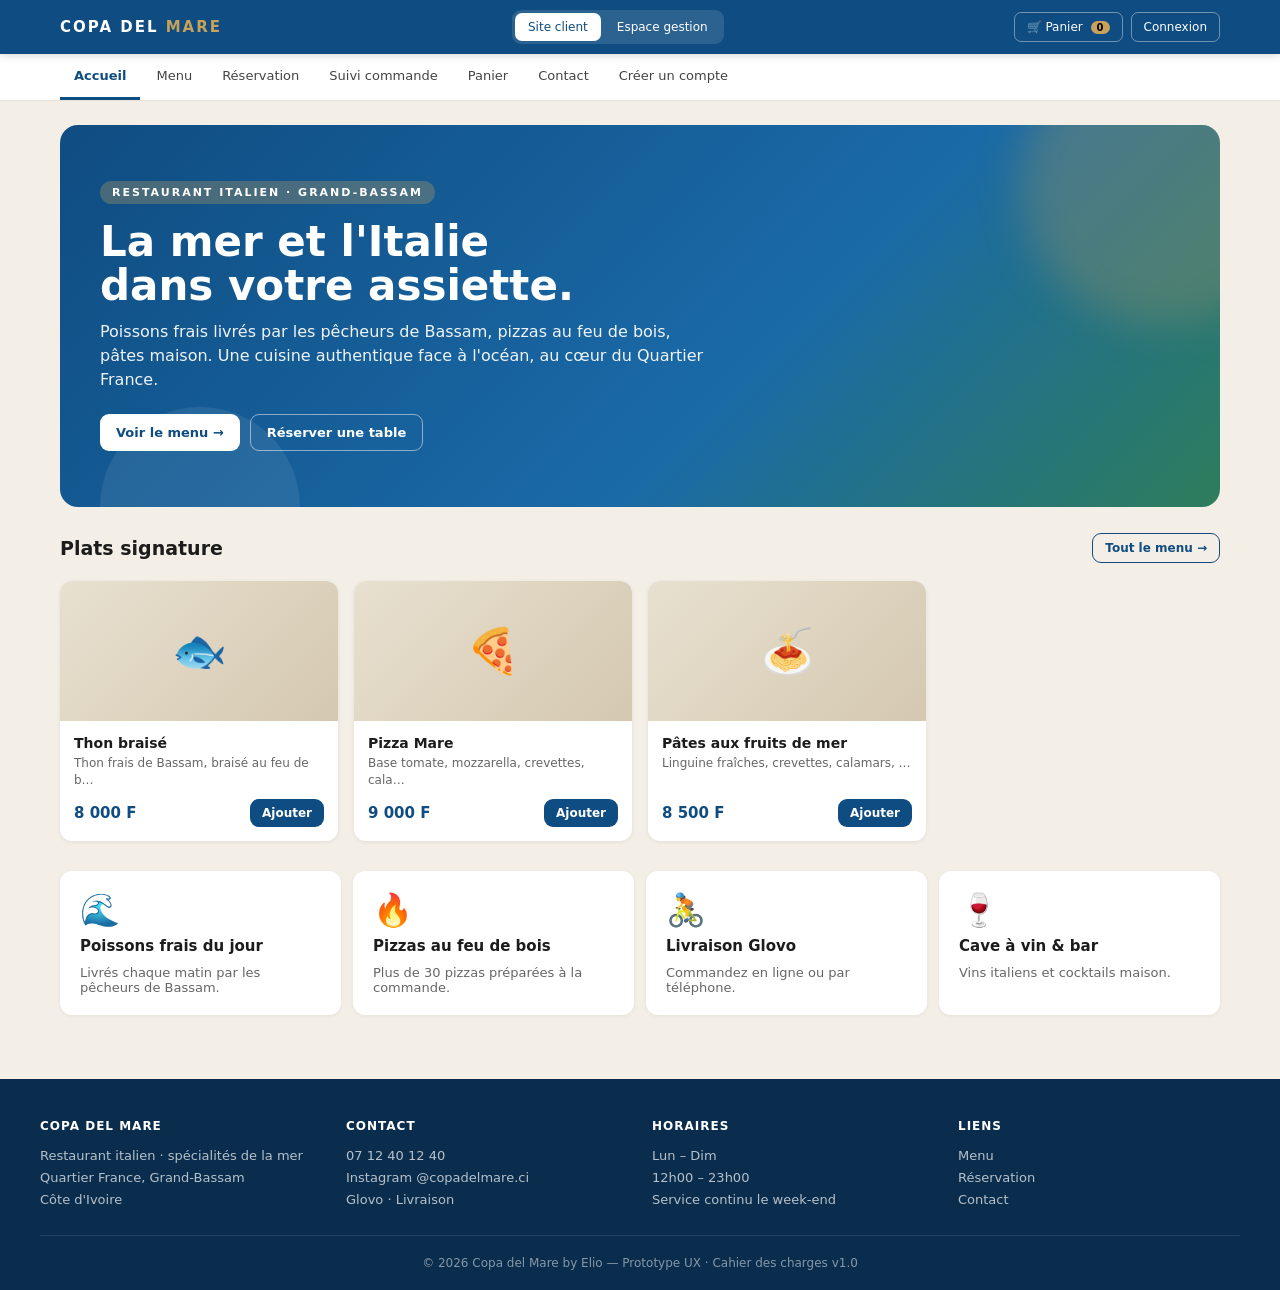
<file: Frontend/index.html>
<!DOCTYPE html>
<html lang="fr">
<head>
  <meta charset="utf-8">
  <meta name="viewport" content="width=device-width,initial-scale=1">
  <title>Copa del Mare — Site client & solution de gestion</title>
  <link rel="stylesheet" href="css/style.css">
</head>
<body class="mode-public">

<!-- TOP BAR -->
<div class="topbar">
  <div class="topbar-inner">
    <div class="logo" data-page="accueil">COPA DEL <span>MARE</span></div>
    <div class="mode-switch">
      <button class="on" data-mode="public">Site client</button>
      <button data-mode="admin">Espace gestion</button>
    </div>
    <div class="top-actions">
      <button data-page="panier">🛒 Panier <span id="cartCount" class="cart-count">0</span></button>
      <button data-page="connexion" id="btnAuth">Connexion</button>
    </div>
  </div>
</div>

<!-- PUBLIC SUBNAV -->
<div class="subnav subnav-public">
  <div class="subnav-inner">
    <button class="on" data-page="accueil">Accueil</button>
    <button data-page="menu">Menu</button>
    <button data-page="reservation">Réservation</button>
    <button data-page="suivi">Suivi commande</button>
    <button data-page="panier">Panier</button>
    <button data-page="contact">Contact</button>
    <button data-page="inscription">Créer un compte</button>
  </div>
</div>

<!-- ADMIN SUBNAV -->
<div class="subnav subnav-admin">
  <div class="subnav-inner">
    <button class="on" data-page="salle">Plan de salle</button>
    <button data-page="commande">Prise de commande</button>
    <button data-page="cuisine">Cuisine</button>
    <button data-page="caisse">Caisse</button>
    <button data-page="stock">Stocks</button>
    <button data-page="dash">Tableau de bord</button>
  </div>
</div>

<main>

<!-- ============ ACCUEIL ============ -->
<section id="accueil" class="view on">
  <div class="hero">
    <div class="hero-content">
      <div class="tagline">RESTAURANT ITALIEN · GRAND-BASSAM</div>
      <h1>La mer et l'Italie<br>dans votre assiette.</h1>
      <p>Poissons frais livrés par les pêcheurs de Bassam, pizzas au feu de bois, pâtes maison. Une cuisine authentique face à l'océan, au cœur du Quartier France.</p>
      <div class="hero-actions">
        <button class="btn" data-page="menu">Voir le menu →</button>
        <button class="btn ghost" data-page="reservation">Réserver une table</button>
      </div>
    </div>
  </div>

  <div class="section-head">
    <h2>Plats signature</h2>
    <button class="btn ghost sm" data-page="menu">Tout le menu →</button>
  </div>
  <div class="prod-grid" id="signatureGrid"></div>

  <div class="cards" style="margin-top:30px;grid-template-columns:repeat(auto-fill,minmax(240px,1fr))">
    <div class="card"><div style="font-size:32px;margin-bottom:8px">🌊</div><h3>Poissons frais du jour</h3>
      <p style="font-size:13px;color:var(--gris);margin:0">Livrés chaque matin par les pêcheurs de Bassam.</p></div>
    <div class="card"><div style="font-size:32px;margin-bottom:8px">🔥</div><h3>Pizzas au feu de bois</h3>
      <p style="font-size:13px;color:var(--gris);margin:0">Plus de 30 pizzas préparées à la commande.</p></div>
    <div class="card"><div style="font-size:32px;margin-bottom:8px">🚴</div><h3>Livraison Glovo</h3>
      <p style="font-size:13px;color:var(--gris);margin:0">Commandez en ligne ou par téléphone.</p></div>
    <div class="card"><div style="font-size:32px;margin-bottom:8px">🍷</div><h3>Cave à vin & bar</h3>
      <p style="font-size:13px;color:var(--gris);margin:0">Vins italiens et cocktails maison.</p></div>
  </div>
</section>

<!-- ============ MENU ============ -->
<section id="menu" class="view">
  <h1>Notre carte</h1>
  <p class="muted">Poissons frais, pâtes, pizzas et spécialités italiennes.</p>
  <div class="filters" id="categoryFilters"></div>
  <div class="prod-grid" id="menuGrid"></div>
</section>

<!-- ============ PRODUIT ============ -->
<section id="produit" class="view">
  <button class="btn ghost sm" data-page="menu" style="margin-bottom:16px">← Retour au menu</button>
  <div class="cart-layout">
    <div class="card" style="padding:0;overflow:hidden">
      <div class="product-hero" id="pImg">🐟</div>
    </div>
    <div class="card">
      <span class="tag" id="pCat">Poissons</span>
      <h1 style="margin:10px 0 6px;font-size:24px" id="pName">Thon braisé</h1>
      <div class="price-lg" id="pPrice">8 000 F</div>
      <p class="muted" id="pDesc"></p>
      <hr class="sep">
      <div class="form-group"><label>Cuisson</label>
        <select id="pCook"><option>Braisé</option><option>Frit</option><option>Grillé</option><option>À la vapeur</option></select>
      </div>
      <div class="form-group"><label>Note (allergies, préférences)</label>
        <input type="text" id="pNote" placeholder="Ex : sans piment"></div>
      <div class="qty-row">
        <div class="qty"><button id="qMinus">−</button><span id="pQty">1</span><button id="qPlus">+</button></div>
        <span class="price-lg" id="pTotal">8 000 F</span>
      </div>
      <button class="btn vert block" id="btnAddToCart">Ajouter au panier</button>
    </div>
  </div>
</section>

<!-- ============ PANIER ============ -->
<section id="panier" class="view">
  <h1>Mon panier</h1>
  <div class="cart-layout">
    <div class="card" id="cartItems"></div>
    <div>
      <div class="card">
        <h3 style="margin-bottom:12px">Récapitulatif</h3>
        <div class="totals-row"><span>Sous-total</span><span id="cartSubtotal">0 F</span></div>
        <div class="totals-row"><span>Livraison</span><span id="cartDelivery">1 500 F</span></div>
        <div class="totals-row"><span>Remise fidélité</span><span style="color:var(--vert)" id="cartDiscount">−0 F</span></div>
        <div class="totals-row big"><span>Total</span><span id="cartTotal">0 F</span></div>
        <button class="btn vert block" style="margin-top:16px" data-page="checkout">Passer commande →</button>
        <button class="btn ghost block" style="margin-top:8px" data-page="menu">Continuer mes achats</button>
      </div>
      <div class="card" style="margin-top:14px;background:#faf7f1">
        <p style="font-size:12px;color:var(--gris);margin:0">💡 Commandez par téléphone au <b>07 12 40 12 40</b> ou via Glovo.</p>
      </div>
    </div>
  </div>
</section>

<!-- ============ CHECKOUT ============ -->
<section id="checkout" class="view">
  <h1>Finaliser ma commande</h1>
  <div class="cart-layout">
    <div>
      <div class="card" style="margin-bottom:16px">
        <h3>Mode de réception</h3>
        <div class="filters" style="margin-bottom:0">
          <button class="on">🚴 Livraison</button><button>🛍️ Retrait</button><button>🍽️ Sur place</button>
        </div>
      </div>
      <div class="card">
        <h3>Coordonnées</h3>
        <div class="form-row">
          <div class="form-group"><label>Nom</label><input type="text" placeholder="Kadio"></div>
          <div class="form-group"><label>Prénom</label><input type="text" placeholder="Elio"></div>
        </div>
        <div class="form-group"><label>Téléphone</label><input type="tel" placeholder="07 12 40 12 40"></div>
        <div class="form-group"><label>Adresse de livraison</label><textarea placeholder="Quartier France, Grand-Bassam…"></textarea></div>
        <div class="form-group"><label>Instructions (facultatif)</label><input type="text" placeholder="Immeuble bleu, 2e étage…"></div>
      </div>
    </div>
    <div class="card">
      <h3>Paiement</h3>
      <div class="filters" style="margin-bottom:12px">
        <button class="on">Wave</button><button>Orange Money</button><button>MTN</button><button>Carte</button><button>Espèces</button>
      </div>
      <div class="totals-row"><span>Sous-total</span><span id="coSubtotal">0 F</span></div>
      <div class="totals-row"><span>Livraison</span><span>1 500 F</span></div>
      <div class="totals-row big"><span>Total</span><span id="coTotal">0 F</span></div>
      <button class="btn vert block" style="margin-top:16px" id="btnConfirmOrder">Confirmer la commande</button>
    </div>
  </div>
</section>

<!-- ============ SUIVI ============ -->
<section id="suivi" class="view">
  <h1>Suivi de commande</h1>
  <div class="card" style="max-width:640px">
    <div class="form-row">
      <div class="form-group"><label>Numéro de commande</label><input type="text" value="CMD-2026-0148"></div>
      <div style="display:flex;align-items:flex-end;padding-bottom:14px"><button class="btn block">Rechercher</button></div>
    </div>
    <hr class="sep">
    <div style="display:flex;justify-content:space-between;margin-bottom:6px"><b>Commande CMD-2026-0148</b><span class="tag res">En cours</span></div>
    <p class="muted">Passée le 14/10/2026 à 20:14 · Livraison · 26 000 F</p>
    <div class="timeline">
      <div class="tl-step done"><h4>Commande reçue</h4><p>20:14 · Validée par le restaurant</p></div>
      <div class="tl-step done"><h4>En préparation</h4><p>20:16 · Le chef a démarré la préparation</p></div>
      <div class="tl-step active"><h4>Prête</h4><p>20:32 · En attente du livreur</p></div>
      <div class="tl-step"><h4>En livraison</h4><p>Le livreur est en route</p></div>
      <div class="tl-step"><h4>Livrée</h4><p>À venir</p></div>
    </div>
  </div>
</section>

<!-- ============ RÉSERVATION ============ -->
<section id="reservation" class="view">
  <h1>Réserver une table</h1>
  <div class="cart-layout">
    <div class="card">
      <div class="form-row">
        <div class="form-group"><label>Nom</label><input type="text" placeholder="Votre nom"></div>
        <div class="form-group"><label>Téléphone</label><input type="tel" placeholder="07 12 40 12 40"></div>
      </div>
      <div class="form-row">
        <div class="form-group"><label>Date</label><input type="date"></div>
        <div class="form-group"><label>Heure</label><input type="time" value="20:30"></div>
      </div>
      <div class="form-row">
        <div class="form-group"><label>Couverts</label><select><option>2 personnes</option><option>3 personnes</option><option>4 personnes</option><option>5 personnes</option><option>6 personnes</option><option>+ de 6</option></select></div>
        <div class="form-group"><label>Espace</label><select><option>Salle</option><option>Terrasse</option><option>Bar</option><option>Cave à vin</option></select></div>
      </div>
      <div class="form-group"><label>Occasion (facultatif)</label><select><option>Aucune</option><option>Anniversaire</option><option>Dîner romantique</option><option>Repas d'affaires</option></select></div>
      <div class="form-group"><label>Demande spéciale</label><textarea placeholder="Allergies, préférences…"></textarea></div>
      <div class="checkbox-row"><input type="checkbox" id="acompte"><label for="acompte">Verser un acompte de 5 000 F par Wave pour garantir ma réservation.</label></div>
      <button class="btn vert block" id="btnResa">Confirmer la réservation</button>
    </div>
    <div>
      <div class="card" style="margin-bottom:14px"><h3>📍 Nous trouver</h3>
        <p class="muted">Quartier France, Grand-Bassam<br>Côte d'Ivoire<br><br><b>Tél :</b> 07 12 40 12 40</p></div>
      <div class="card" style="margin-bottom:14px"><h3>🕐 Horaires</h3>
        <p class="muted">Lun – Dim : 12h – 23h<br>Service continu le week-end</p></div>
      <div class="card"><h3>💡 Bon à savoir</h3>
        <p class="muted">Pour les groupes de +8 personnes, appelez-nous. La cave à vin est privatisable sur demande.</p></div>
    </div>
  </div>
</section>

<!-- ============ CONTACT ============ -->
<section id="contact" class="view">
  <h1>Nous contacter</h1>
  <div class="cart-layout">
    <div class="card">
      <div class="form-group"><label>Nom</label><input type="text"></div>
      <div class="form-group"><label>Email</label><input type="email"></div>
      <div class="form-group"><label>Sujet</label><select><option>Renseignement</option><option>Réclamation</option><option>Événement privé</option><option>Partenariat</option></select></div>
      <div class="form-group"><label>Message</label><textarea></textarea></div>
      <button class="btn block" id="btnContact">Envoyer</button>
    </div>
    <div>
      <div class="card" style="margin-bottom:14px"><h3>Adresse</h3>
        <p class="muted">Quartier France<br>Grand-Bassam, Côte d'Ivoire<br>Code Plus : 57W5+H89</p></div>
      <div class="card" style="margin-bottom:14px"><h3>Suivez-nous</h3>
        <p style="font-size:13px;margin:0"><a href="#">Instagram @copadelmare.ci</a></p>
        <p style="font-size:13px;margin:6px 0 0"><a href="#">Glovo · Commander en ligne</a></p></div>
      <div class="card"><h3>Note Google</h3>
        <p class="muted">⭐ 4,6 / 5 · 89 avis</p></div>
    </div>
  </div>
</section>

<!-- ============ CONNEXION ============ -->
<section id="connexion" class="view">
  <div class="auth-wrap">
    <div class="auth-logo">
      <div class="logo-big">COPA DEL <span>MARE</span></div>
      <p>BY ELIO · GRAND-BASSAM</p>
    </div>
    <h2>Connexion</h2>
    <div class="form-group"><label>Email ou téléphone</label><input type="text" placeholder="elio@copadelmare.ci"></div>
    <div class="form-group"><label>Mot de passe</label><input type="password" placeholder="••••••••"></div>
    <div class="form-flex">
      <label style="display:flex;gap:6px;align-items:center;font-size:12px;color:#555"><input type="checkbox"> Se souvenir de moi</label>
      <a href="#" style="font-size:12px">Mot de passe oublié ?</a>
    </div>
    <button class="btn block" id="btnLogin">Se connecter</button>
    <div class="divider">ou</div>
    <div class="social-row"><button>📱 Wave</button><button>🔵 Google</button></div>
    <div class="auth-alt">Pas encore de compte ? <a href="#" data-page="inscription">Créer un compte</a></div>
  </div>
</section>

<!-- ============ INSCRIPTION ============ -->
<section id="inscription" class="view">
  <div class="auth-wrap">
    <div class="auth-logo">
      <div class="logo-big">COPA DEL <span>MARE</span></div>
      <p>BY ELIO · GRAND-BASSAM</p>
    </div>
    <h2>Créer un compte</h2>
    <div class="form-row">
      <div class="form-group"><label>Prénom</label><input type="text" placeholder="Elio"></div>
      <div class="form-group"><label>Nom</label><input type="text" placeholder="Kadio"></div>
    </div>
    <div class="form-group"><label>Email</label><input type="email" placeholder="vous@exemple.com"></div>
    <div class="form-group"><label>Téléphone</label><input type="tel" placeholder="07 12 40 12 40"></div>
    <div class="form-group"><label>Mot de passe</label><input type="password" placeholder="8 caractères minimum"></div>
    <div class="form-group"><label>Confirmer le mot de passe</label><input type="password"></div>
    <div class="checkbox-row"><input type="checkbox" id="cgu"><label for="cgu">J'accepte les <a href="#">conditions générales</a> et la <a href="#">politique de confidentialité</a>.</label></div>
    <button class="btn vert block" id="btnRegister">Créer mon compte</button>
    <div class="auth-alt">Déjà inscrit ? <a href="#" data-page="connexion">Se connecter</a></div>
  </div>
</section>

<!-- ============ MON COMPTE ============ -->
<section id="compte" class="view">
  <h1>Mon compte</h1>
  <div class="cart-layout">
    <div>
      <div class="card" style="margin-bottom:16px">
        <h3>Profil</h3>
        <p style="font-size:14px;margin:6px 0"><b>Elio Kadio</b></p>
        <p class="muted" style="margin:0">elio@copadelmare.ci · 07 12 40 12 40</p>
        <button class="btn ghost sm" style="margin-top:12px">Modifier</button>
      </div>
      <div class="card">
        <h3>Historique des commandes</h3>
        <table>
          <tr><th>N°</th><th>Date</th><th>Total</th><th>Statut</th></tr>
          <tr><td>CMD-0148</td><td>14/10/26</td><td>26 000 F</td><td><span class="tag res">En cours</span></td></tr>
          <tr><td>CMD-0141</td><td>10/10/26</td><td>18 500 F</td><td><span class="tag libre">Livrée</span></td></tr>
          <tr><td>CMD-0122</td><td>02/10/26</td><td>32 000 F</td><td><span class="tag libre">Livrée</span></td></tr>
        </table>
      </div>
    </div>
    <div>
      <div class="card" style="margin-bottom:14px">
        <h3>Points fidélité</h3>
        <div style="font-size:32px;font-weight:800;color:var(--or)">240 pts</div>
        <p class="muted">Encore 60 points pour une pizza offerte !</p>
      </div>
      <div class="card" style="margin-bottom:14px">
        <h3>Adresses</h3>
        <p style="font-size:13px;margin:0">🏠 Domicile<br><span style="color:var(--gris)">Quartier France, Grand-Bassam</span></p>
        <button class="btn ghost sm" style="margin-top:10px">+ Ajouter</button>
      </div>
      <button class="btn rouge block" id="btnLogout">Se déconnecter</button>
    </div>
  </div>
</section>

<!-- ============ ADMIN : SALLE ============ -->
<section id="salle" class="view">
  <h2>Plan de salle — Service du soir</h2>
  <div class="cards" id="tablesGrid"></div>
  <p style="margin-top:14px">
    <button class="btn">+ Nouvelle commande</button>
    <button class="btn or">+ Réservation</button>
  </p>
</section>

<!-- ============ ADMIN : COMMANDE ============ -->
<section id="commande" class="view">
  <h2>Prise de commande — Table 2</h2>
  <div class="cart-layout">
    <div class="prod-grid" style="grid-template-columns:repeat(auto-fill,minmax(150px,1fr))" id="adminMenuGrid"></div>
    <div class="card">
      <b>Panier</b>
      <div id="adminCartItems"></div>
      <div class="totals-row big"><span>Total TTC</span><span id="adminCartTotal">0 F</span></div>
      <button class="btn vert block" id="btnSendKitchen">Envoyer en cuisine</button>
    </div>
  </div>
</section>

<!-- ============ ADMIN : CUISINE ============ -->
<section id="cuisine" class="view">
  <h2>Écran cuisine (KDS)</h2>
  <div class="kds">
    <div class="ticket"><b>Table 2 · 20:14</b>Thon braisé ×2<br>Pizza Mare ×1<br><small>⏱ 02:41</small><br><button class="btn sm" style="margin-top:8px">Démarrer</button></div>
    <div class="ticket" style="border-left-color:var(--vert)"><b>Table 5 · 20:09</b>Pâtes fruits de mer ×1<br><small>⏱ 07:12 · en cours</small><br><button class="btn vert sm" style="margin-top:8px">Prêt</button></div>
    <div class="ticket" style="border-left-color:var(--bleu)"><b>Glovo · 20:05</b>Poisson frit ×2<br><small>Prêt depuis 1 min</small><br><button class="btn or sm" style="margin-top:8px">Notifier serveur</button></div>
  </div>
</section>

<!-- ============ ADMIN : CAISSE ============ -->
<section id="caisse" class="view">
  <h2>Caisse — Table 2</h2>
  <div class="cart-layout">
    <div class="card">
      <div class="totals-row"><span>Thon braisé ×2</span><span>16 000 F</span></div>
      <div class="totals-row"><span>Pizza Mare ×1</span><span>9 000 F</span></div>
      <div class="totals-row"><span>Remise fidélité</span><span style="color:var(--vert)">−500 F</span></div>
      <div class="totals-row big"><span>Total à payer</span><span>24 500 F</span></div>
    </div>
    <div class="card">
      <b>Moyen de paiement</b>
      <p><button class="btn block">Espèces</button></p>
      <p><button class="btn block">Carte bancaire</button></p>
      <p><button class="btn or block">Wave</button></p>
      <p><button class="btn block">Orange / MTN Money</button></p>
      <p><button class="btn block">Crédit entreprise</button></p>
      <p><button class="btn vert block">Encaisser 24 500 F</button></p>
    </div>
  </div>
</section>

<!-- ============ ADMIN : STOCKS ============ -->
<section id="stock" class="view">
  <h2>Stocks & approvisionnements</h2>
  <table>
    <tr><th>Ingrédient</th><th>Stock</th><th>Seuil</th><th>Statut</th></tr>
    <tr><td>Thon frais</td><td>12 kg</td><td>8 kg</td><td><span class="tag libre">OK</span></td></tr>
    <tr><td>Mozzarella</td><td>3 kg</td><td>5 kg</td><td><span class="tag occ">Alerte</span></td></tr>
    <tr><td>Farine (pizza)</td><td>40 kg</td><td>15 kg</td><td><span class="tag libre">OK</span></td></tr>
    <tr><td>Vin blanc (cave)</td><td>6 bouteilles</td><td>10</td><td><span class="tag res">À commander</span></td></tr>
  </table>
  <p style="margin-top:14px">
    <button class="btn">Inventaire</button>
    <button class="btn or">Bon de commande</button>
    <button class="btn vert">Arrivage poisson</button>
  </p>
</section>

<!-- ============ ADMIN : DASHBOARD ============ -->
<section id="dash" class="view">
  <h2>Tableau de bord — Gérant</h2>
  <div class="cards">
    <div class="stat-card"><div class="t">CA du jour</div><div class="big">412 000 F</div></div>
    <div class="stat-card"><div class="t">Ticket moyen</div><div class="big">12 480 F</div></div>
    <div class="stat-card"><div class="t">Couverts</div><div class="big">33</div></div>
    <div class="stat-card"><div class="t">Commandes Glovo</div><div class="big">11</div></div>
  </div>
  <table style="margin-top:14px">
    <tr><th>Plat</th><th>Vendus</th><th>Marge</th></tr>
    <tr><td>Thon braisé</td><td>14</td><td>62 %</td></tr>
    <tr><td>Pizza Mare</td><td>11</td><td>71 %</td></tr>
    <tr><td>Pâtes fruits de mer</td><td>8</td><td>58 %</td></tr>
  </table>
  <p style="margin-top:14px">
    <button class="btn">Exporter PDF</button>
    <button class="btn vert">Exporter Excel</button>
  </p>
</section>

</main>

<!-- FOOTER -->
<footer>
  <div class="footer-inner">
    <div class="footer-col"><h4>Copa del Mare</h4>
      <p>Restaurant italien · spécialités de la mer<br>Quartier France, Grand-Bassam<br>Côte d'Ivoire</p></div>
    <div class="footer-col"><h4>Contact</h4>
      <p><a href="tel:+2250712401240">07 12 40 12 40</a><br><a href="#">Instagram @copadelmare.ci</a><br><a href="#">Glovo · Livraison</a></p></div>
    <div class="footer-col"><h4>Horaires</h4>
      <p>Lun – Dim<br>12h00 – 23h00<br>Service continu le week-end</p></div>
    <div class="footer-col"><h4>Liens</h4>
      <p><a href="#" data-page="menu">Menu</a><br><a href="#" data-page="reservation">Réservation</a><br><a href="#" data-page="contact">Contact</a></p></div>
  </div>
  <div class="footer-bottom">© 2026 Copa del Mare by Elio — Prototype UX · Cahier des charges v1.0</div>
</footer>

<div class="toast" id="toast"></div>

<script src="js/data.js"></script>
<script src="js/app.js"></script>
</body>
</html>
</file>
<file: Frontend/css/style.css>
/* ============================================================
   COPA DEL MARE — Feuille de style principale
   ============================================================ */

:root{
  --bleu:#0F4C81; --sable:#F4EFE6; --vert:#2E7D5B; --or:#C8A15A;
  --rouge:#A33221; --gris:#666; --bd:#e6e1d8;
}

*{box-sizing:border-box;font-family:Inter,system-ui,Segoe UI,Roboto,sans-serif}
body{margin:0;background:var(--sable);color:#1c1c1c}
a{color:var(--bleu);text-decoration:none}
a:hover{text-decoration:underline}

/* ============ TOP BAR ============ */
.topbar{background:var(--bleu);color:#fff;position:sticky;top:0;z-index:100;box-shadow:0 2px 8px rgba(0,0,0,.15)}
.topbar-inner{max-width:1200px;margin:0 auto;display:flex;align-items:center;justify-content:space-between;padding:10px 20px;gap:14px;flex-wrap:wrap}
.logo{font-size:15px;font-weight:700;letter-spacing:2px;cursor:pointer;color:#fff}
.logo span{color:var(--or)}
.mode-switch{display:flex;gap:3px;background:rgba(255,255,255,.12);padding:3px;border-radius:9px}
.mode-switch button{background:transparent;border:0;color:#fff;padding:7px 13px;border-radius:7px;font-size:12px;cursor:pointer;font-weight:500;font-family:inherit}
.mode-switch button.on{background:#fff;color:var(--bleu)}
.top-actions{display:flex;gap:8px;align-items:center}
.top-actions button{background:transparent;border:1px solid rgba(255,255,255,.4);color:#fff;padding:7px 12px;border-radius:7px;font-size:12px;cursor:pointer;font-family:inherit;position:relative}
.top-actions button:hover{background:rgba(255,255,255,.1)}
.cart-count{background:var(--or);color:#000;border-radius:10px;padding:1px 6px;font-size:10px;font-weight:700;margin-left:4px}

/* ============ SUBNAV ============ */
.subnav{background:#fff;border-bottom:1px solid var(--bd);position:sticky;top:52px;z-index:99}
.subnav-inner{max-width:1200px;margin:0 auto;display:flex;gap:2px;overflow-x:auto;padding:0 20px}
.subnav-inner::-webkit-scrollbar{display:none}
.subnav button{background:transparent;border:0;padding:14px;font-size:13px;color:#444;cursor:pointer;border-bottom:3px solid transparent;white-space:nowrap;font-weight:500;font-family:inherit}
.subnav button:hover{color:var(--bleu)}
.subnav button.on{color:var(--bleu);border-bottom-color:var(--bleu);font-weight:600}
.mode-public .subnav-admin{display:none}
.mode-admin .subnav-public{display:none}

/* ============ MAIN ============ */
main{padding:24px 20px;max-width:1200px;margin:auto;min-height:calc(100vh - 200px)}
.view{display:none}
.view.on{display:block;animation:fade .25s}
@keyframes fade{from{opacity:0;transform:translateY(4px)}to{opacity:1;transform:none}}
h1{font-size:26px;margin:0 0 16px;font-weight:700}
h2{font-size:19px;margin:0 0 14px}
h3{font-size:15px;margin:0 0 10px}
.muted{color:var(--gris);font-size:13px;line-height:1.5}
.sep{border:0;border-top:1px solid var(--bd);margin:18px 0}

/* ============ BUTTONS ============ */
.btn{background:var(--bleu);color:#fff;border:0;padding:10px 16px;border-radius:9px;cursor:pointer;font-size:13px;font-weight:600;display:inline-flex;align-items:center;gap:6px;transition:.15s;font-family:inherit}
.btn:hover{opacity:.92}
.btn.vert{background:var(--vert)}
.btn.or{background:var(--or);color:#000}
.btn.rouge{background:var(--rouge)}
.btn.ghost{background:transparent;color:var(--bleu);border:1px solid var(--bleu)}
.btn.sm{padding:7px 12px;font-size:12px}
.btn.block{width:100%;justify-content:center}

/* ============ CARDS ============ */
.card{background:#fff;border-radius:12px;padding:20px;box-shadow:0 1px 4px rgba(0,0,0,.06)}
.cards{display:grid;gap:12px;grid-template-columns:repeat(auto-fill,minmax(170px,1fr))}
.stat-card{background:#fff;border-radius:11px;padding:16px;box-shadow:0 1px 4px rgba(0,0,0,.06)}
.stat-card .t{font-size:11px;color:var(--gris);text-transform:uppercase;letter-spacing:.5px;font-weight:600}
.stat-card .big{font-size:22px;font-weight:800;color:var(--bleu);margin:4px 0}
.tag{display:inline-block;font-size:11px;padding:3px 9px;border-radius:20px;background:var(--sable);font-weight:600}
.libre{background:#e3f2e9;color:#1d6b48}
.occ{background:#fde8e4;color:var(--rouge)}
.res{background:#fff4d6;color:#8a6414}

/* ============ FORMS ============ */
.form-group{margin-bottom:14px}
.form-group label{display:block;font-size:11px;font-weight:700;color:#444;margin-bottom:6px;text-transform:uppercase;letter-spacing:.5px}
.form-group input,.form-group select,.form-group textarea{width:100%;padding:11px 13px;border:1px solid var(--bd);border-radius:9px;font-size:14px;font-family:inherit;background:#fff;transition:.15s}
.form-group input:focus,.form-group select:focus,.form-group textarea:focus{outline:0;border-color:var(--bleu);box-shadow:0 0 0 3px rgba(15,76,129,.1)}
.form-group textarea{resize:vertical;min-height:80px}
.form-row{display:grid;gap:12px;grid-template-columns:1fr 1fr}
@media(max-width:600px){.form-row{grid-template-columns:1fr}}
.form-flex{display:flex;justify-content:space-between;align-items:center;margin-bottom:16px;gap:8px}
.checkbox-row{display:flex;align-items:flex-start;gap:8px;font-size:12px;color:#555;margin:6px 0 14px}
.checkbox-row input{margin-top:2px}

/* ============ HERO ============ */
.hero{background:linear-gradient(135deg,#0F4C81,#1a6aa8 60%,#2E7D5B);color:#fff;border-radius:18px;padding:56px 40px;margin-bottom:26px;position:relative;overflow:hidden}
.hero::before{content:"";position:absolute;right:-80px;top:-80px;width:280px;height:280px;border-radius:50%;background:rgba(200,161,90,.25);filter:blur(20px)}
.hero::after{content:"";position:absolute;left:40px;bottom:-100px;width:200px;height:200px;border-radius:50%;background:rgba(255,255,255,.08)}
.hero-content{position:relative;z-index:1;max-width:620px}
.hero h1{font-size:42px;line-height:1.05;margin:0 0 12px;color:#fff}
.hero p{font-size:16px;line-height:1.5;margin:0 0 22px;opacity:.93}
.hero .tagline{display:inline-block;background:rgba(200,161,90,.3);padding:5px 12px;border-radius:20px;font-size:11px;letter-spacing:2px;font-weight:700;margin-bottom:16px}
.hero-actions{display:flex;gap:10px;flex-wrap:wrap}
.hero-actions .btn{background:#fff;color:var(--bleu)}
.hero-actions .btn.ghost{background:transparent;color:#fff;border:1px solid rgba(255,255,255,.5)}

/* ============ PRODUITS ============ */
.prod-grid{display:grid;gap:16px;grid-template-columns:repeat(auto-fill,minmax(220px,1fr))}
.prod{background:#fff;border-radius:12px;overflow:hidden;box-shadow:0 1px 4px rgba(0,0,0,.07);cursor:pointer;transition:.2s;display:flex;flex-direction:column}
.prod:hover{transform:translateY(-2px);box-shadow:0 6px 16px rgba(0,0,0,.1)}
.prod-img{height:140px;background:linear-gradient(135deg,#e8e0d0,#d4c8b0);display:flex;align-items:center;justify-content:center;font-size:44px}
.prod-body{padding:14px;flex:1;display:flex;flex-direction:column}
.prod-body h3{font-size:14px;margin:0 0 4px;font-weight:700}
.prod-body p{font-size:12px;color:var(--gris);margin:0 0 10px;line-height:1.4;flex:1}
.prod-foot{display:flex;justify-content:space-between;align-items:center;margin-top:auto;gap:8px}
.price{font-weight:800;color:var(--bleu);font-size:15px}
.price-lg{font-size:22px;font-weight:800;color:var(--bleu);margin-bottom:14px}
.filters{display:flex;gap:8px;flex-wrap:wrap;margin-bottom:20px}
.filters button{background:#fff;border:1px solid var(--bd);padding:8px 15px;border-radius:20px;font-size:13px;cursor:pointer;color:#444;font-weight:500;font-family:inherit}
.filters button:hover{border-color:var(--bleu);color:var(--bleu)}
.filters button.on{background:var(--bleu);color:#fff;border-color:var(--bleu)}

/* ============ PRODUIT DÉTAIL ============ */
.product-hero{height:300px;background:linear-gradient(135deg,#0F4C81,#2E7D5B);display:flex;align-items:center;justify-content:center;font-size:110px}
.qty-row{display:flex;align-items:center;justify-content:space-between;gap:10px;margin:20px 0 14px}
.qty-row .price-lg{margin:0}

/* ============ PANIER ============ */
.cart-layout{display:grid;gap:20px;grid-template-columns:1.6fr 1fr}
@media(max-width:800px){.cart-layout{grid-template-columns:1fr}}
.cart-item{display:flex;gap:12px;padding:12px 0;border-bottom:1px solid var(--bd);align-items:center}
.cart-item:last-child{border-bottom:0}
.cart-item-img{width:60px;height:60px;border-radius:9px;background:linear-gradient(135deg,#e8e0d0,#d4c8b0);display:flex;align-items:center;justify-content:center;font-size:26px;flex-shrink:0}
.cart-item-info{flex:1;min-width:0}
.cart-item-info h4{margin:0 0 2px;font-size:14px}
.cart-item-info small{color:var(--gris);font-size:12px}
.cart-item-price{font-weight:800;color:var(--bleu);font-size:14px}
.qty{display:flex;align-items:center;gap:8px;margin-top:6px}
.qty button{width:26px;height:26px;border-radius:7px;border:1px solid var(--bd);background:#fff;cursor:pointer;font-size:14px;display:flex;align-items:center;justify-content:center;font-family:inherit}
.qty span{font-size:13px;font-weight:700;min-width:16px;text-align:center}
.totals-row{display:flex;justify-content:space-between;padding:8px 0;font-size:13px}
.totals-row.big{font-size:16px;font-weight:800;padding-top:12px;margin-top:6px;border-top:2px solid var(--bd);color:var(--bleu)}

/* ============ TIMELINE ============ */
.timeline{margin-top:20px;position:relative;padding-left:32px}
.timeline::before{content:"";position:absolute;left:11px;top:8px;bottom:8px;width:3px;background:var(--bd);border-radius:2px}
.tl-step{position:relative;margin-bottom:22px}
.tl-step::before{content:"";position:absolute;left:-28px;top:3px;width:18px;height:18px;border-radius:50%;background:#fff;border:3px solid var(--bd)}
.tl-step.done::before{background:var(--vert);border-color:var(--vert)}
.tl-step.active::before{background:#fff;border-color:var(--or);box-shadow:0 0 0 5px rgba(200,161,90,.2)}
.tl-step h4{margin:0 0 3px;font-size:14px}
.tl-step p{margin:0;font-size:12px;color:var(--gris)}

/* ============ AUTH ============ */
.auth-wrap{max-width:440px;margin:30px auto;background:#fff;border-radius:16px;padding:36px 32px;box-shadow:0 4px 24px rgba(0,0,0,.08)}
.auth-logo{text-align:center;margin-bottom:24px}
.auth-logo .logo-big{font-size:21px;font-weight:800;letter-spacing:3px;color:var(--bleu)}
.auth-logo .logo-big span{color:var(--or)}
.auth-logo p{font-size:11px;color:var(--gris);margin:6px 0 0;letter-spacing:1.5px;font-weight:600}
.auth-wrap h2{text-align:center;margin-bottom:20px;font-size:22px}
.auth-alt{text-align:center;margin-top:20px;font-size:13px;color:var(--gris)}
.divider{display:flex;align-items:center;gap:10px;margin:18px 0;color:var(--gris);font-size:12px}
.divider::before,.divider::after{content:"";flex:1;height:1px;background:var(--bd)}
.social-row{display:flex;gap:8px}
.social-row button{flex:1;padding:10px;border:1px solid var(--bd);background:#fff;border-radius:9px;cursor:pointer;font-size:12px;font-weight:600;font-family:inherit}

/* ============ FOOTER ============ */
footer{background:#0a2d4d;color:rgba(255,255,255,.75);padding:40px 20px 20px;margin-top:40px}
.footer-inner{max-width:1200px;margin:auto;display:grid;gap:24px;grid-template-columns:repeat(auto-fit,minmax(200px,1fr))}
.footer-col h4{color:#fff;font-size:12px;margin:0 0 12px;letter-spacing:1px;text-transform:uppercase}
.footer-col p,.footer-col a{font-size:13px;color:rgba(255,255,255,.7);line-height:1.7;margin:0}
.footer-col a:hover{color:#fff;text-decoration:none}
.footer-bottom{max-width:1200px;margin:24px auto 0;padding-top:20px;border-top:1px solid rgba(255,255,255,.1);text-align:center;font-size:12px;color:rgba(255,255,255,.5)}

/* ============ TABLE ============ */
table{width:100%;border-collapse:collapse;background:#fff;border-radius:10px;overflow:hidden;font-size:13px}
th,td{padding:10px 12px;text-align:left;border-bottom:1px solid #eee}
th{background:#faf7f1;font-size:11px;text-transform:uppercase;letter-spacing:.5px;color:#666}

/* ============ KDS ============ */
.kds{display:grid;grid-template-columns:repeat(auto-fill,minmax(200px,1fr));gap:12px}
.ticket{background:#fff;border-left:5px solid var(--or);border-radius:10px;padding:12px;font-size:13px;box-shadow:0 1px 4px rgba(0,0,0,.06)}
.ticket b{display:block;font-size:15px;margin-bottom:6px}
.ticket small{font-size:11px;color:var(--gris)}

/* ============ UTILITAIRES ============ */
.section-head{display:flex;justify-content:space-between;align-items:center;margin-bottom:18px;flex-wrap:wrap;gap:10px}
.section-head h2{margin:0}

/* ============ TOAST ============ */
.toast{position:fixed;bottom:24px;left:50%;transform:translateX(-50%) translateY(80px);background:#1a1a1a;color:#fff;padding:12px 22px;border-radius:10px;font-size:13px;box-shadow:0 6px 24px rgba(0,0,0,.2);opacity:0;transition:.3s;z-index:1000;pointer-events:none}
.toast.on{transform:translateX(-50%) translateY(0);opacity:1}
</file>
